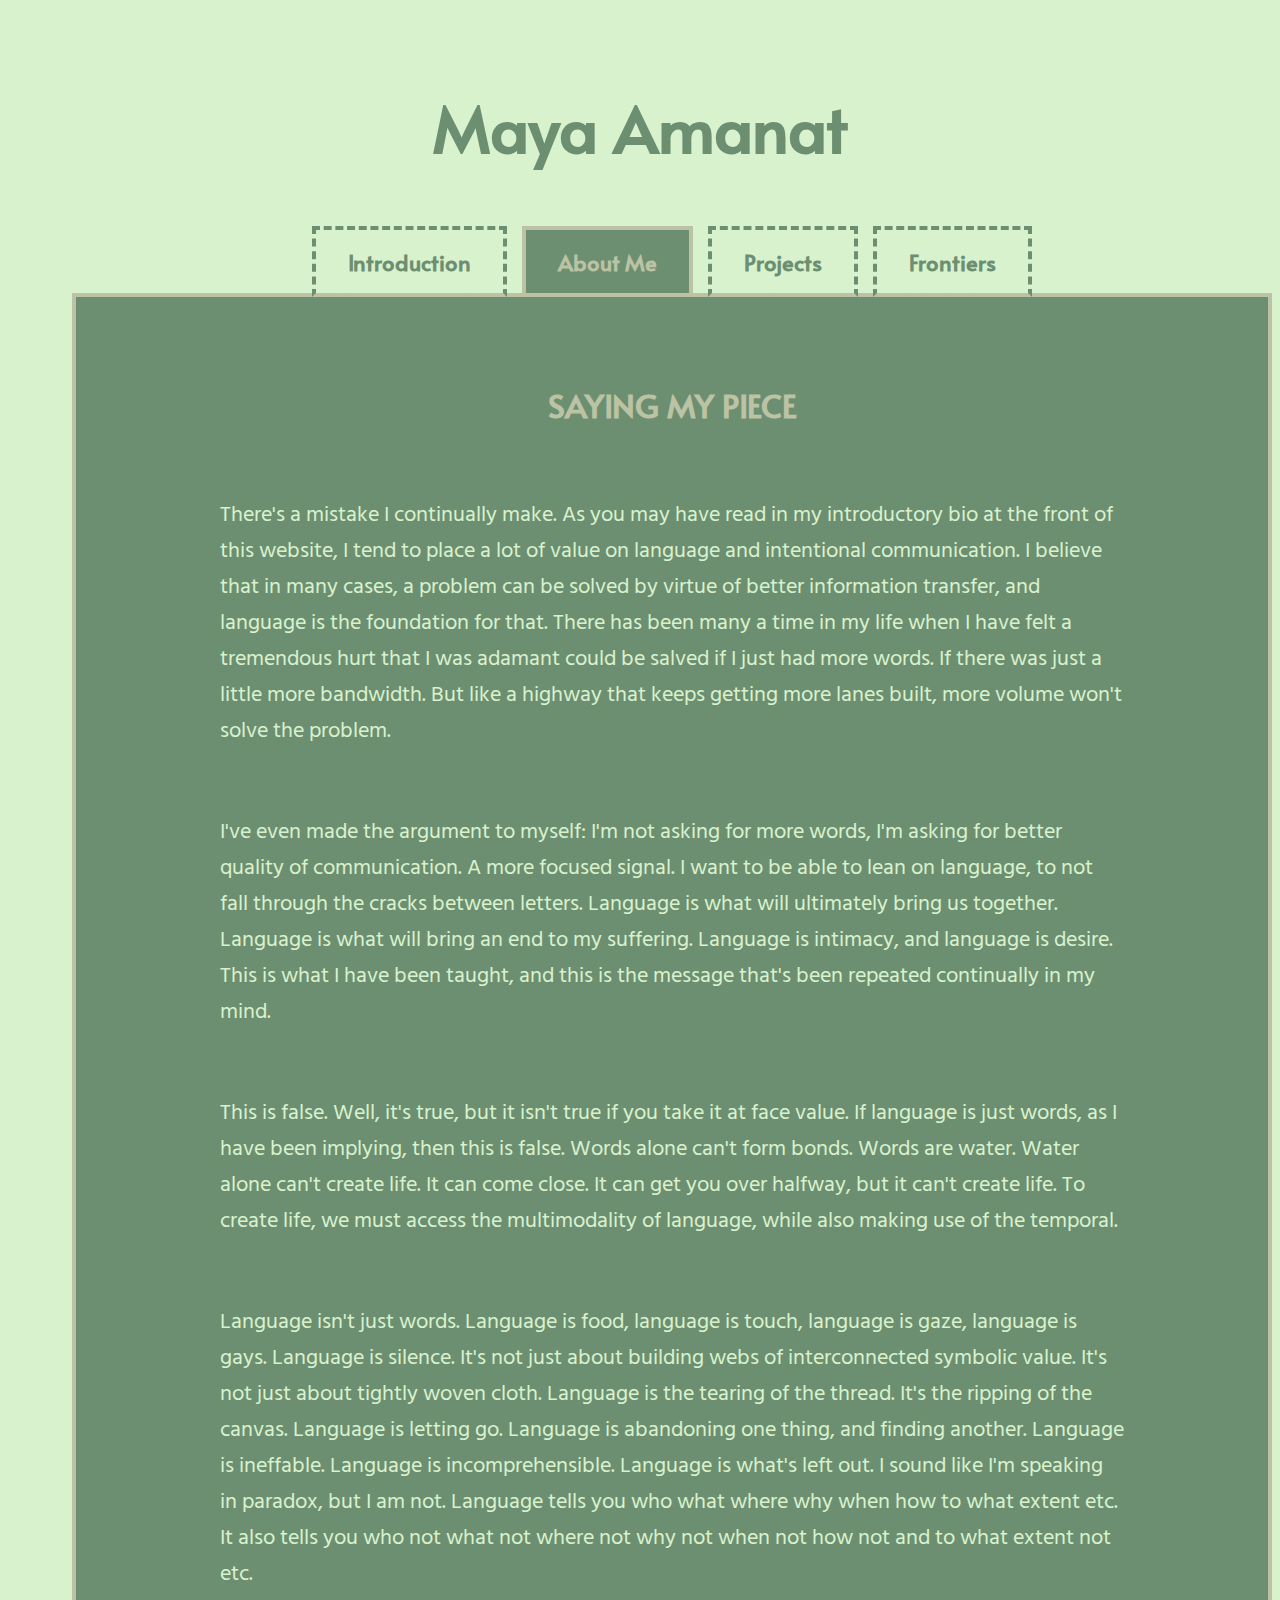
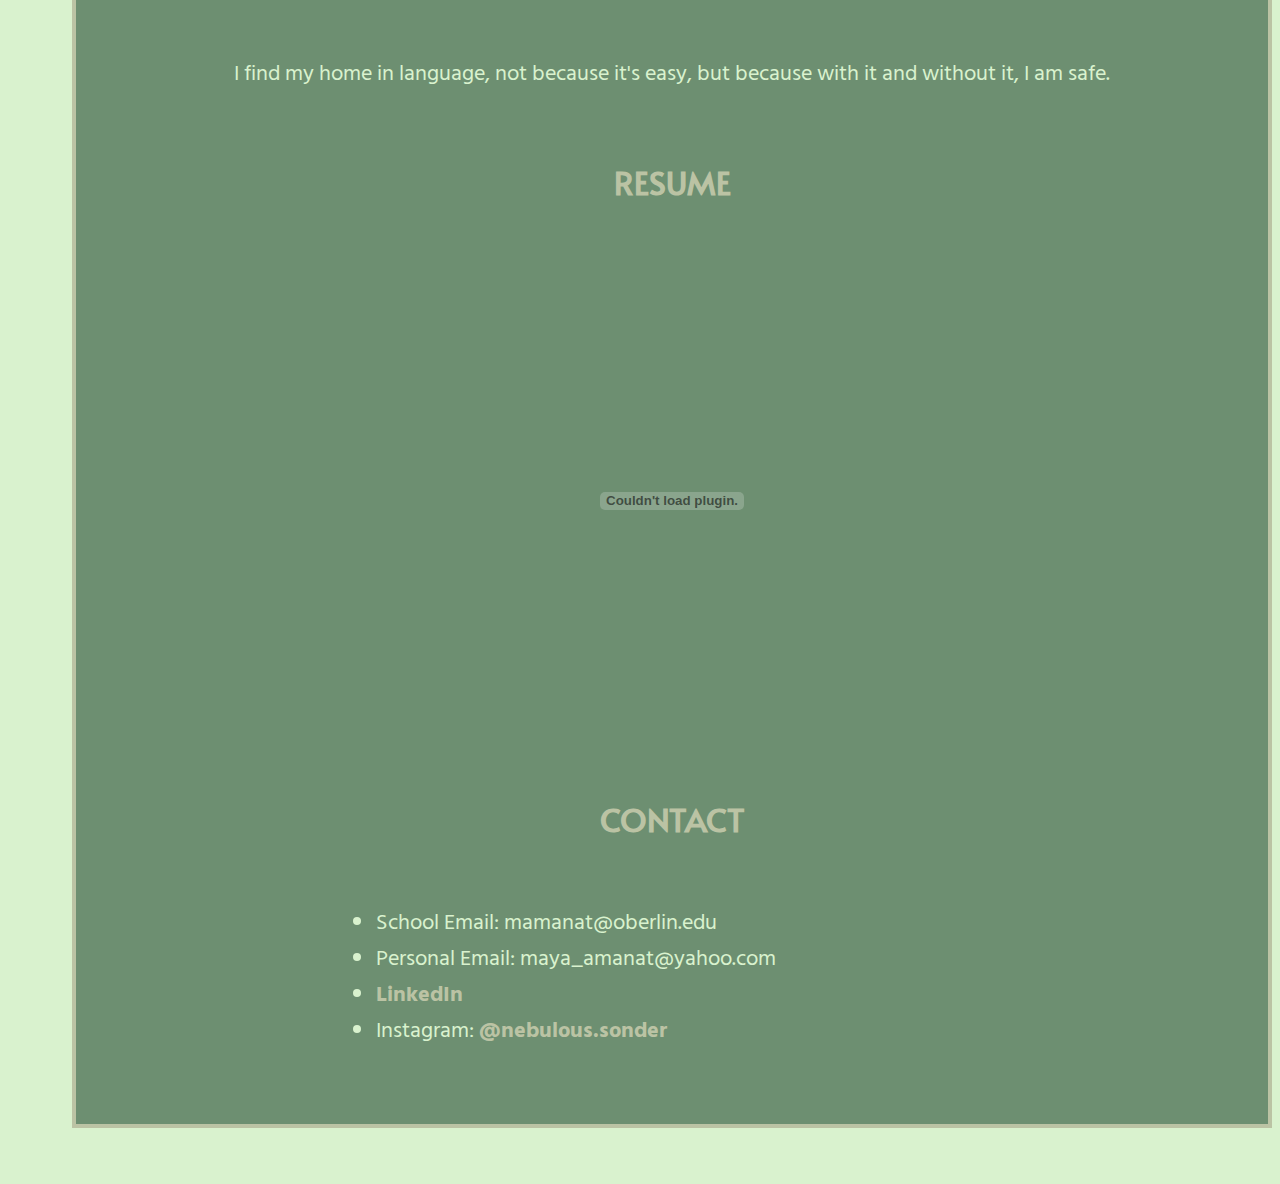
<file: about.html>
<!DOCTYPE html>
<html lang="en">
    <head>
        <meta charset="utf-8">
        <meta name="viewport" content="width=device-width, initial-scale=1.0">
        <link rel="stylesheet" href="styles.css">
        <title>Maya's Professional Website</title>
    </head>
    <body>
            <header>
                <h1>Maya Amanat</h1>
            </header>
            <main>
                <div class="grid">
                    <div class="navbar">
                        <a href="index.html" >Introduction</a><a href="about.html" class="active">About Me</a><a href="projects.html">Projects</a><a href="frontiers.html">Frontiers</a>
                    </div>
                    <div class="portal">
                        <h2>SAYING MY PIECE</h2>
                        <p>
                            There's a mistake I continually make. As you may have read in my introductory bio at the front of this website, I tend to place a lot of value on language and intentional communication. I believe that in many cases, a problem can be solved by virtue of better information transfer, and language is the foundation for that. There has been many a time in my life when I have felt a tremendous hurt that I was adamant could be salved if I just had more words. If there was just a little more bandwidth. But like a highway that keeps getting more lanes built, more volume won't solve the problem.
                        </p>
                        <p>
                            I've even made the argument to myself: I'm not asking for more words, I'm asking for better quality of communication. A more focused signal. I want to be able to lean on language, to not fall through the cracks between letters. Language is what will ultimately bring us together. Language is what will bring an end to my suffering. Language is intimacy, and language is desire. This is what I have been taught, and this is the message that's been repeated continually in my mind.
                        </p>
                        <p>This is false. Well, it's true, but it isn't true if you take it at face value. If language is just words, as I have been implying, then this is false. Words alone can't form bonds. Words are water. Water alone can't create life. It can come close. It can get you over halfway, but it can't create life. To create life, we must access the multimodality of language, while also making use of the temporal.</p>
                        <p>Language isn't just words. Language is food, language is touch, language is gaze, language is gays. Language is silence. It's not just about building webs of interconnected symbolic value. It's not just about tightly woven cloth. Language is the tearing of the thread. It's the ripping of the canvas. Language is letting go. Language is abandoning one thing, and finding another. Language is ineffable. Language is incomprehensible. Language is what's left out. I sound like I'm speaking in paradox, but I am not. Language tells you who what where why when how to what extent etc. It also tells you who not what not where not why not when not how not and to what extent not etc. 
                        </p>
                        <p>I find my home in language, not because it's easy, but because with it and without it, I am safe.
                        </p>
                        <h2>RESUME</h2>
                        <embed width="800"
                        height="500" src="resume.pdf">
                        <h2>CONTACT</h2>
                        <ul>
                            <li>School Email: mamanat@oberlin.edu</li>
                            <li>Personal Email: maya_amanat@yahoo.com</li>
                            <li><a href="https://www.linkedin.com/in/maya-amanat-aa30bb21b/" class="post_link" target="_blank">LinkedIn</a></li>
                            <li>Instagram: <a href="https://www.instagram.com/nebulous.sonder/" class="post_link" target="_blank">@nebulous.sonder</a></li>
                        </ul>
                    </div>
                </div>
            </main>
    </body>
</html>
</file>
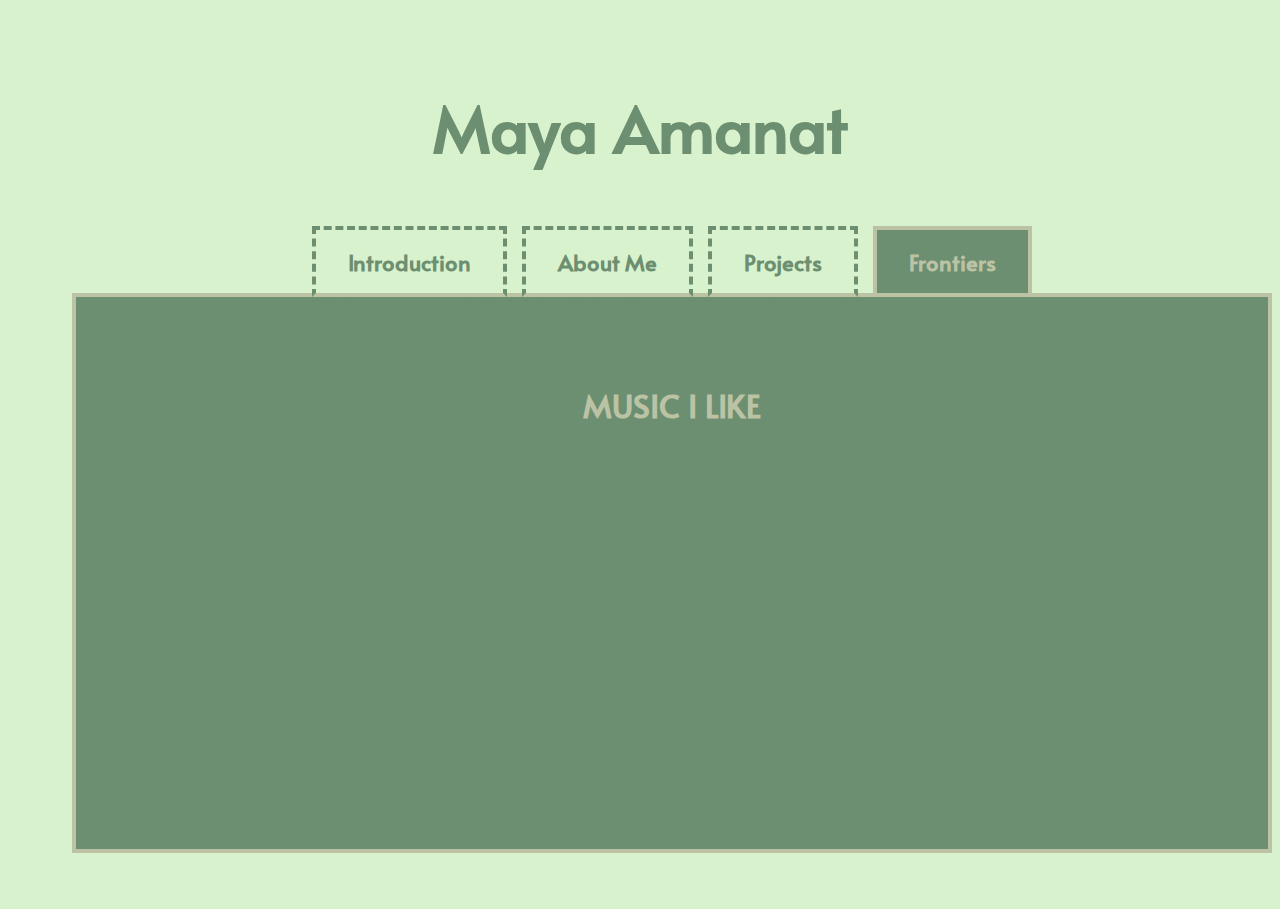
<file: frontiers.html>
<!DOCTYPE html>
<html lang="en">
    <head>
        <meta charset="utf-8">
        <meta name="viewport" content="width=device-width, initial-scale=1.0">
        <link rel="stylesheet" href="styles.css">
        <title>Maya's Professional Website</title>
    </head>
    <body>
            <header>
                <h1>Maya Amanat</h1>
            </header>
            <main>
                <div class="grid">
                    <div class="navbar">
                        <a href="index.html" >Introduction</a><a href="about.html">About Me</a><a href="projects.html">Projects</a><a href="frontiers.html" class="active">Frontiers</a>
                    </div>
                    <div class="portal">
                        <h2>MUSIC I LIKE</h2>
                        <iframe width="560" height="315" src="https://www.youtube.com/embed/M9HbCLq8UKE?si=TLGipoFGawSRZDos" title="YouTube video player" frameborder="0" allow="accelerometer; autoplay; clipboard-write; encrypted-media; gyroscope; picture-in-picture; web-share" referrerpolicy="strict-origin-when-cross-origin" allowfullscreen></iframe>
                    </div>
                </div>
            </main>
    </body>
</html>
</file>
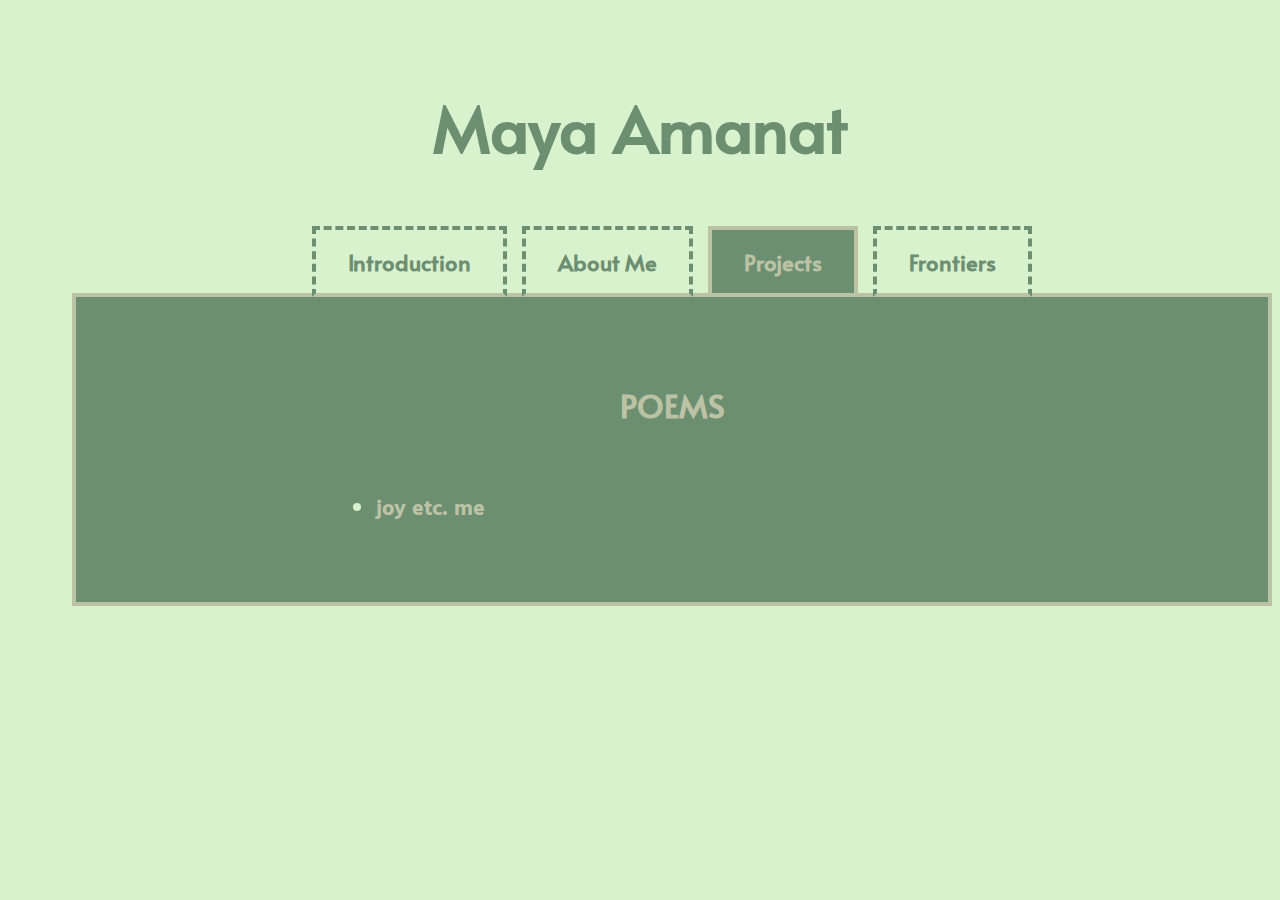
<file: projects.html>
<!DOCTYPE html>
<html lang="en">
    <head>
        <meta charset="utf-8">
        <meta name="viewport" content="width=device-width, initial-scale=1.0">
        <link rel="stylesheet" href="styles.css">
        <title>Maya's Professional Website</title>
    </head>
    <body>
            <header>
                <h1>Maya Amanat</h1>
            </header>
            <main>
                <div class="grid">
                    <div class="navbar">
                        <a href="index.html" >Introduction</a><a href="about.html">About Me</a><a href="projects.html" class="active">Projects</a><a href="frontiers.html">Frontiers</a>
                    </div>
                    <div class="portal">
                        <h2>POEMS</h2>
                        <ul>
                            <li><a href="poetry/joyme.html" class="post_link">joy etc. me</a></li>
                        </ul>
                    </div>
                </div>
            </main>
    </body>
</html>
</file>
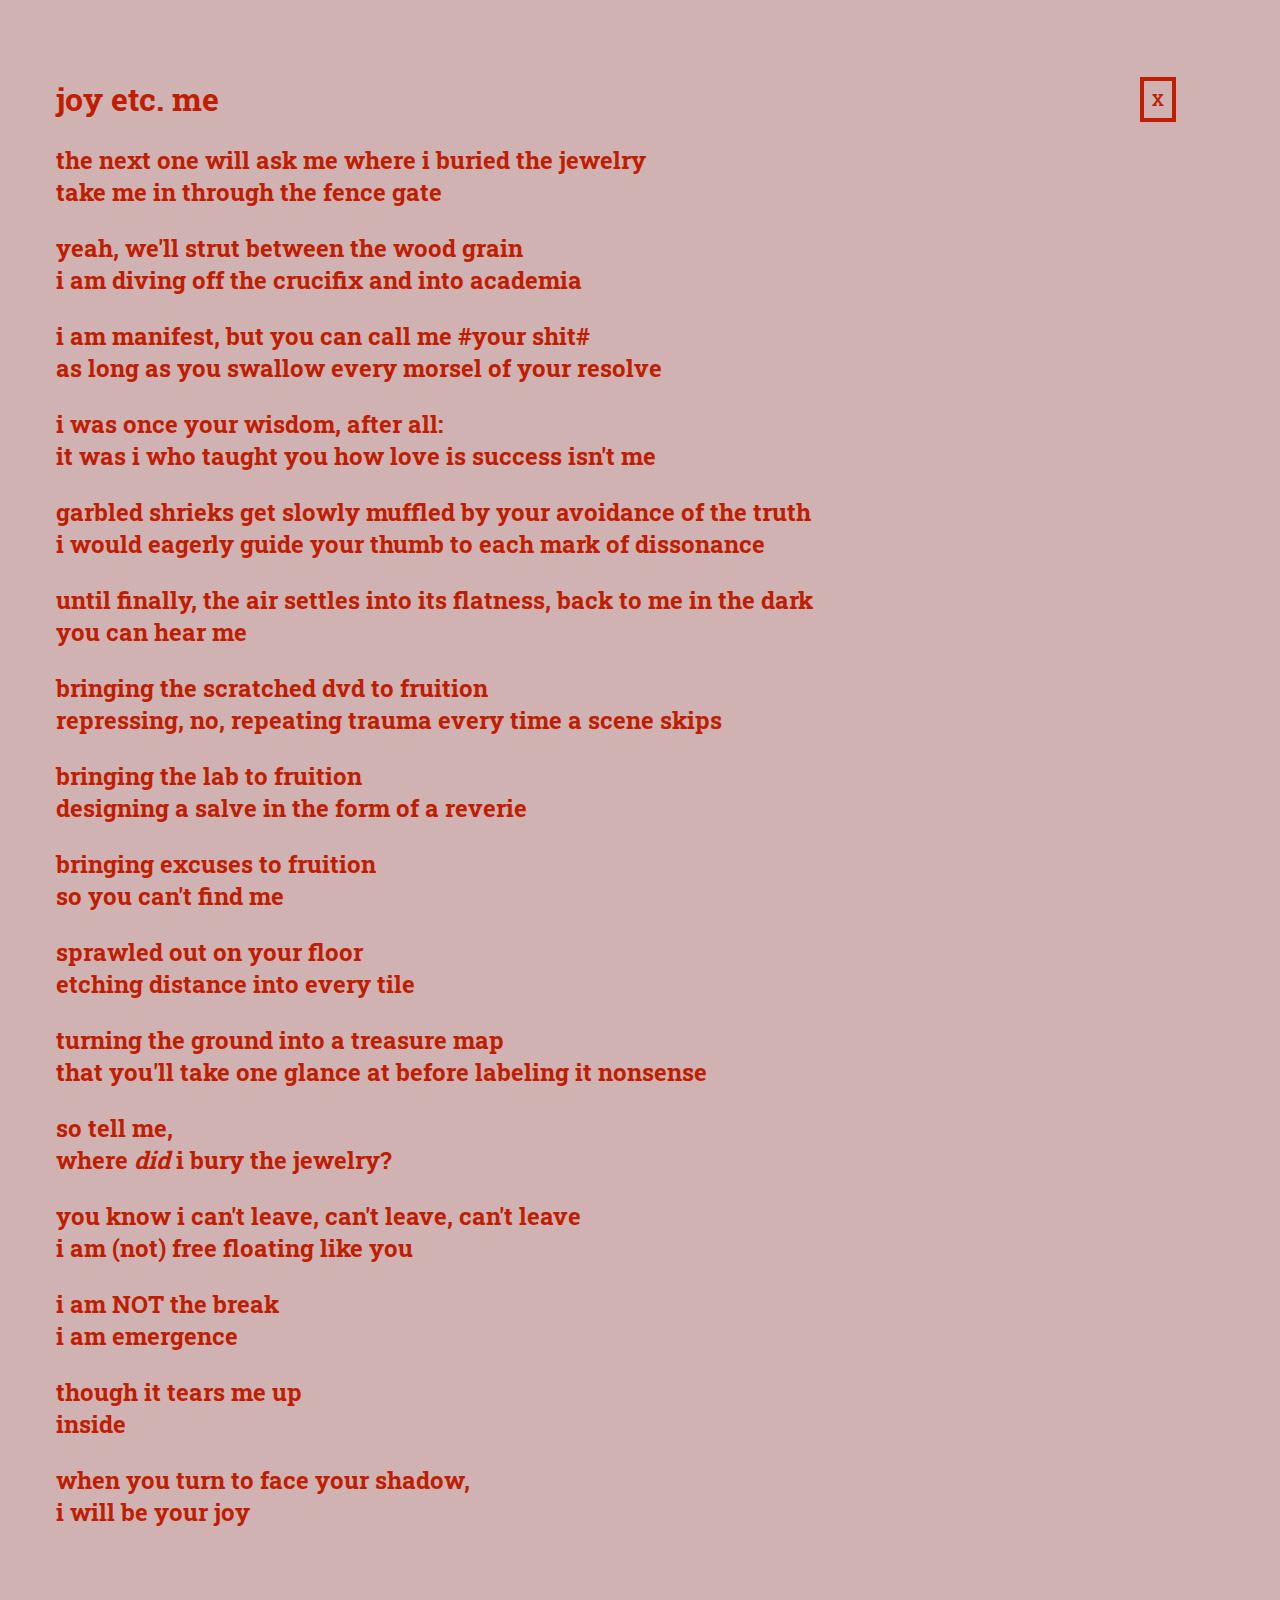
<file: poetry/joyme.html>
<!DOCTYPE html>
<html lang="en">
    <head>
        <meta charset="utf-8">
        <meta name="viewport" content="width=device-width, initial-scale=1.0">
        <link rel="stylesheet" href="poems.css">
        <title>Maya's Professional Website</title>
    </head>
    <body>
        <div class="canvas">
            <a class="exit" href="../projects.html">X</a>
            <h1>joy etc. me</h1>
            <p>the next one will ask me where i buried the jewelry<br>
                take me in through the fence gate
            </p>
            <p>yeah, we'll strut between the wood grain<br>
                i am diving off the crucifix and into academia<br>                
            </p>
            <p>i am manifest, but you can call me #your shit#<br>
                as long as you swallow every morsel of your resolve                
            </p>
            <p>i was once your wisdom, after all:<br>
                it was i who taught you how love is success isn't me                
            </p>
            <p>garbled shrieks get slowly muffled by your avoidance of the truth<br>
                i would eagerly guide your thumb to each mark of dissonance                
            </p>
            <p>until finally, the air settles into its flatness, back to me in the dark<br>
                you can hear me                
            </p>
            <p>bringing the scratched dvd to fruition<br>
                repressing, no, repeating trauma every time a scene skips                
            </p>
            <p>
                bringing the lab to fruition<br>
                designing a salve in the form of a reverie
            </p>
            <p>
                bringing excuses to fruition<br>
                so you can't find me
            </p>
            <p>
                sprawled out on your floor<br>
                etching distance into every tile                 
            </p>
            <p>
                turning the ground into a treasure map<br>
                that you'll take one glance at before labeling it nonsense                 
            </p>
            <p>
                so tell me,<br>
                where <i>did</i> i bury the jewelry?
            </p>
            <p>
                you know i can't leave, can't leave, can't leave<br>
                i am (not) free floating like you                  
            </p>
            <p>
                i am NOT the break<br>
                i am emergence                 
            </p>
            <p>
                though it tears me up<br>
                inside
            </p>
            <p>when you turn to face your shadow,<br>
                i will be your joy
            </p>
        </div>
    </body>
</html>
</file>
<file: styles.css>
@import url('https://fonts.googleapis.com/css2?family=Alata&family=Hind+Siliguri&display=swap');

body {
    padding: 2rem;
    background-color: #D9F2CE;
}

h1, h2 {
    font-family: 'Alata', sans-serif;
}

h1 {
    font-size: 4rem;
    text-align: center;
    color: #6D8F71;
}

h2 {
    color: #BBC3A4;
    font-size: 2rem;
    width: 100%;
    text-align: center;
}

p, li, figcaption {
    font-family: 'Hind Siliguri', sans-serif;
    font-size: 1.4rem;
    color: #D9F2CE;
}

ul {
    width: 70%;
    overflow-x: auto;
}

img {
    width: 95%;
    max-width: 400px;
    height: auto;
    border: 4px solid #BBC3A4;
    border-radius: 8px;
}

.textblock {
    overflow-y: scroll;
    max-height: 400px;
    max-width: 450px;
    padding: 5px;
}

.grid {
    margin-left: auto;
    margin-right: auto;
    width: 100%;
    max-width: 75rem;
    padding: 1rem 2rem;
}

.portal {
    background-color: #6D8F71;
    padding: 5% 12%;
    border: #BBC3A4 solid 4px;
    display: flex;
    flex-direction: row;
    flex-wrap: wrap;
    justify-content: space-around;
    gap: 20px;
}

.navbar {
    background-color: #D9F2CE;
    display: flex;
    flex-direction: row;
    gap: 15px;
    margin: -4px;
    flex-wrap: wrap;
    justify-content: center;
}

.navbar a {
    text-align: center;
    font-family: 'Alata', sans-serif;
    font-weight: bold;
    font-size: 1.4rem;
    color: #6D8F71;
    text-decoration: none;
    padding: 1rem 2rem;
    border: #6D8F71 dashed 4px;
    border-bottom-color:#BBC3A4;
}

.navbar a:hover {
    background-color: #344F2D;
    color: #D9F2CE;
    border-style: solid;
}

.navbar a.active {
    background-color:#6D8F71;
    color:#BBC3A4;
    border-color:#BBC3A4;
    border-style: solid;
}

.navbar a.active:hover {
    background-color: #344F2D;
}

a.post_link {
    color: #BBC3A4;
    text-decoration: none;
    font-weight: bold;
}

a.post_link:hover {
    text-decoration: underline;
}

.post_date {
    text-align: right;
}

.post_header {
    text-align: center;
}

.advance {
    padding: 1rem 0;
}

.back {
    display: inline-block;
    width: 50%;
}

.forward {
    display: inline-block;
    width: 50%;
    text-align: right;
}
</file>
<file: poetry/poems.css>
@import url('https://fonts.googleapis.com/css2?family=Roboto+Slab&display=swap');

body {
    padding: 3rem;
    background-color: #D1B2B2;
    color: #BF1E02;
    font-weight: bold;
    font-family: 'Roboto Slab', serif;
    text-wrap: nowrap;
    overflow-x: auto;
}

p {
    padding-right: 10px;
    font-size: 1.5rem;
}

.exit {
    display: block;
    border: #BF1E02 solid 4px;
    float: right;
    padding: 0.5rem;
    margin-right: 3rem;
    text-decoration: none;
    color: #BF1E02
}
</file>
